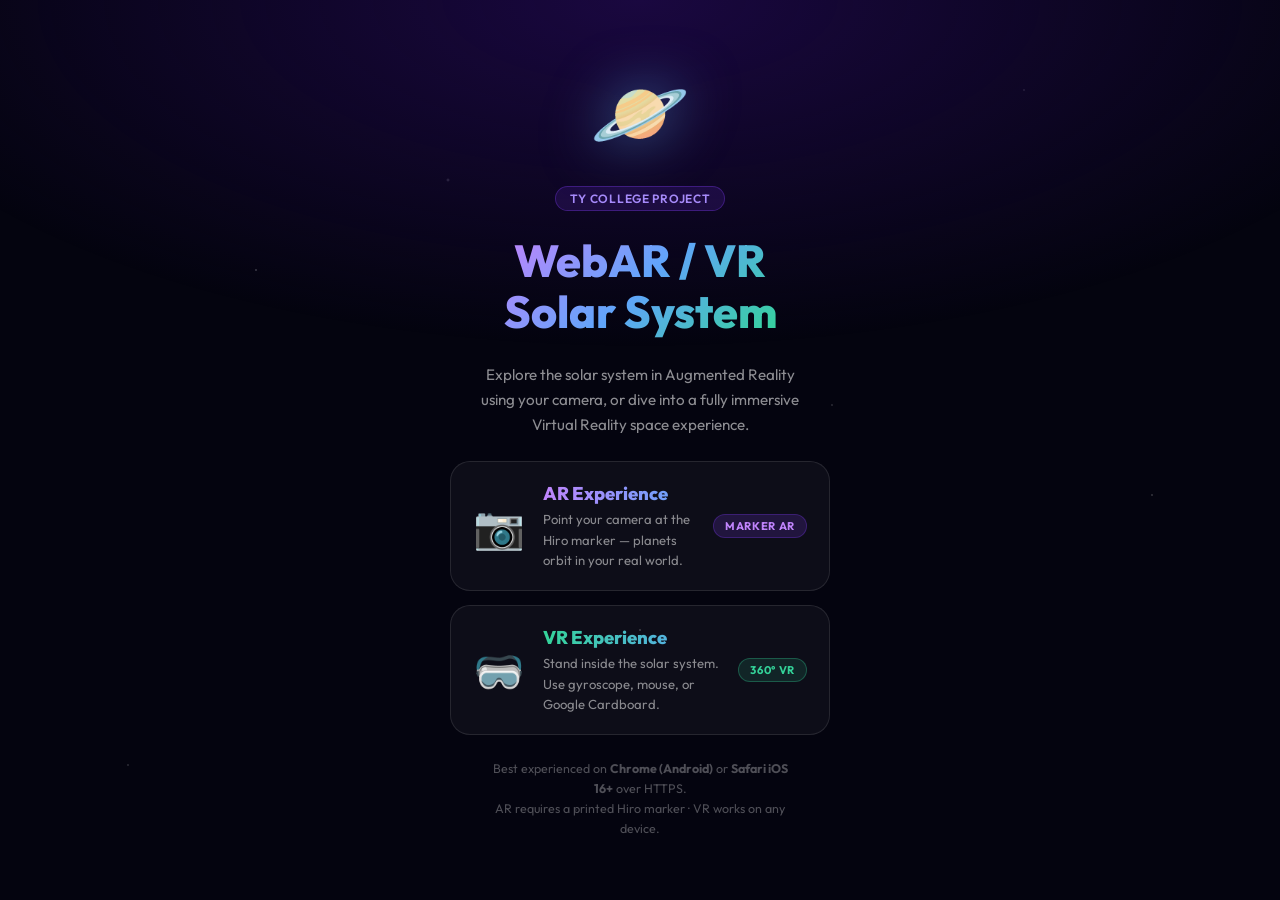
<file: index.html>
<!DOCTYPE html>
<html lang="en">
<head>
  <meta charset="UTF-8">
  <meta name="viewport" content="width=device-width, initial-scale=1.0, user-scalable=no">
  <meta name="description" content="WebAR/VR Solar System — TY College Project. Explore AR marker tracking and immersive VR in your browser.">
  <title>WebAR/VR Solar System | TY Project</title>
  <link rel="preconnect" href="https://fonts.googleapis.com">
  <link href="https://fonts.googleapis.com/css2?family=Outfit:wght@300;400;600;700;800&display=swap" rel="stylesheet">
  <style>
    *, *::before, *::after { box-sizing: border-box; margin: 0; padding: 0; }
    :root {
      --bg: #04040f;
      --surface: rgba(255,255,255,0.04);
      --border: rgba(255,255,255,0.10);
      --accent1: #7c3aed; --accent2: #2563eb; --accent3: #34d399;
      --font: 'Outfit', sans-serif;
    }
    html, body { font-family: var(--font); background: var(--bg); color: #f0f0ff; height: 100%; overflow: hidden; }

    /* ── Background stars (CSS) ── */
    body::before {
      content: ''; position: fixed; inset: 0; z-index: 0;
      background-image:
        radial-gradient(1px 1px at 20% 30%, rgba(255,255,255,0.6) 0%, transparent 100%),
        radial-gradient(1px 1px at 80% 10%, rgba(255,255,255,0.5) 0%, transparent 100%),
        radial-gradient(1px 1px at 50% 70%, rgba(255,255,255,0.55) 0%, transparent 100%),
        radial-gradient(1px 1px at 10% 85%, rgba(255,255,255,0.4) 0%, transparent 100%),
        radial-gradient(1px 1px at 90% 55%, rgba(255,255,255,0.5) 0%, transparent 100%),
        radial-gradient(2px 2px at 35% 20%, rgba(255,255,255,0.3) 0%, transparent 100%),
        radial-gradient(1px 1px at 65% 45%, rgba(255,255,255,0.4) 0%, transparent 100%),
        radial-gradient(1px 1px at 45% 90%, rgba(255,255,255,0.35) 0%, transparent 100%);
    }

    /* ── Layout ── */
    .hub {
      position: relative; z-index: 1;
      min-height: 100dvh; display: flex; flex-direction: column;
      align-items: center; justify-content: center;
      padding: 32px 20px; gap: 24px; text-align: center;
      background: radial-gradient(ellipse 90% 55% at 50% 0%, #1a0840 0%, transparent 70%);
    }

    /* ── Header ── */
    .hub-icon { font-size: 5rem; animation: floatY 3.5s ease-in-out infinite; filter: drop-shadow(0 0 28px rgba(99,179,255,0.5)); }
    @keyframes floatY { 0%,100%{transform:translateY(0) rotate(-3deg);} 50%{transform:translateY(-14px) rotate(3deg);} }

    .hub h1 {
      font-size: clamp(1.8rem, 5.5vw, 2.8rem); font-weight: 800; line-height: 1.15;
      background: linear-gradient(135deg, #c084fc, #60a5fa, #34d399);
      -webkit-background-clip: text; -webkit-text-fill-color: transparent; background-clip: text;
    }
    .hub-subtitle {
      font-size: 0.95rem; color: rgba(255,255,255,0.55); max-width: 340px; line-height: 1.65;
    }
    .hub-badge {
      display: inline-block; padding: 4px 14px; border-radius: 20px;
      background: rgba(124,58,237,0.15); border: 1px solid rgba(124,58,237,0.35);
      font-size: 0.75rem; font-weight: 600; color: #a78bfa; letter-spacing: 0.06em;
      text-transform: uppercase;
    }

    /* ── Mode Cards ── */
    .mode-cards {
      display: flex; flex-direction: column; gap: 14px;
      width: 100%; max-width: 380px;
    }

    .mode-card {
      display: flex; align-items: center; gap: 18px;
      padding: 20px 22px; border-radius: 20px;
      background: var(--surface); border: 1px solid var(--border);
      text-decoration: none; color: #f0f0ff;
      transition: transform 0.25s, box-shadow 0.25s, border-color 0.25s, background 0.25s;
      text-align: left; cursor: pointer;
      position: relative; overflow: hidden;
    }
    .mode-card::before {
      content: ''; position: absolute; inset: 0; opacity: 0;
      transition: opacity 0.3s;
    }
    .mode-card.ar::before { background: linear-gradient(135deg, rgba(124,58,237,0.12), rgba(37,99,235,0.08)); }
    .mode-card.vr::before { background: linear-gradient(135deg, rgba(52,211,153,0.10), rgba(37,99,235,0.08)); }
    .mode-card:hover { transform: translateY(-4px); border-color: rgba(255,255,255,0.2); }
    .mode-card:hover::before { opacity: 1; }
    .mode-card.ar:hover { box-shadow: 0 12px 40px rgba(124,58,237,0.3); }
    .mode-card.vr:hover { box-shadow: 0 12px 40px rgba(52,211,153,0.25); }
    .mode-card:active { transform: scale(0.97); }

    .card-emoji { font-size: 2.6rem; flex-shrink: 0; }
    .card-body { flex: 1; }
    .card-title { font-size: 1.15rem; font-weight: 800; margin-bottom: 4px; }
    .mode-card.ar  .card-title { background: linear-gradient(90deg,#c084fc,#60a5fa); -webkit-background-clip:text; -webkit-text-fill-color:transparent; background-clip:text; }
    .mode-card.vr  .card-title { background: linear-gradient(90deg,#34d399,#60a5fa); -webkit-background-clip:text; -webkit-text-fill-color:transparent; background-clip:text; }
    .card-desc { font-size: 0.82rem; color: rgba(255,255,255,0.52); line-height: 1.55; }
    .card-tag {
      flex-shrink: 0; padding: 4px 11px; border-radius: 20px;
      font-size: 0.7rem; font-weight: 700; letter-spacing: 0.06em; text-transform: uppercase;
    }
    .mode-card.ar .card-tag { background: rgba(124,58,237,0.18); color: #c084fc; border: 1px solid rgba(124,58,237,0.3); }
    .mode-card.vr .card-tag { background: rgba(52,211,153,0.12); color: #34d399;  border: 1px solid rgba(52,211,153,0.3); }

    /* ── Footer note ── */
    .hub-note { font-size: 0.78rem; color: rgba(255,255,255,0.3); max-width: 300px; line-height: 1.6; }
  </style>
</head>
<body>
<main class="hub">
  <div class="hub-icon">🪐</div>

  <div class="hub-badge">TY College Project</div>

  <h1>WebAR / VR<br>Solar System</h1>

  <p class="hub-subtitle">
    Explore the solar system in Augmented Reality using your camera,
    or dive into a fully immersive Virtual Reality space experience.
  </p>

  <div class="mode-cards">

    <!-- AR Card -->
    <a href="ar.html" class="mode-card ar" id="ar-card" aria-label="Launch AR Experience">
      <div class="card-emoji">📷</div>
      <div class="card-body">
        <div class="card-title">AR Experience</div>
        <div class="card-desc">Point your camera at the Hiro marker — planets orbit in your real world.</div>
      </div>
      <div class="card-tag">Marker AR</div>
    </a>

    <!-- VR Card -->
    <a href="vr.html" class="mode-card vr" id="vr-card" aria-label="Launch VR Experience">
      <div class="card-emoji">🥽</div>
      <div class="card-body">
        <div class="card-title">VR Experience</div>
        <div class="card-desc">Stand inside the solar system. Use gyroscope, mouse, or Google Cardboard.</div>
      </div>
      <div class="card-tag">360° VR</div>
    </a>

  </div>

  <p class="hub-note">
    Best experienced on <strong>Chrome (Android)</strong> or <strong>Safari iOS 16+</strong> over HTTPS.<br>
    AR requires a printed Hiro marker · VR works on any device.
  </p>
</main>
</body>
</html>
</file>
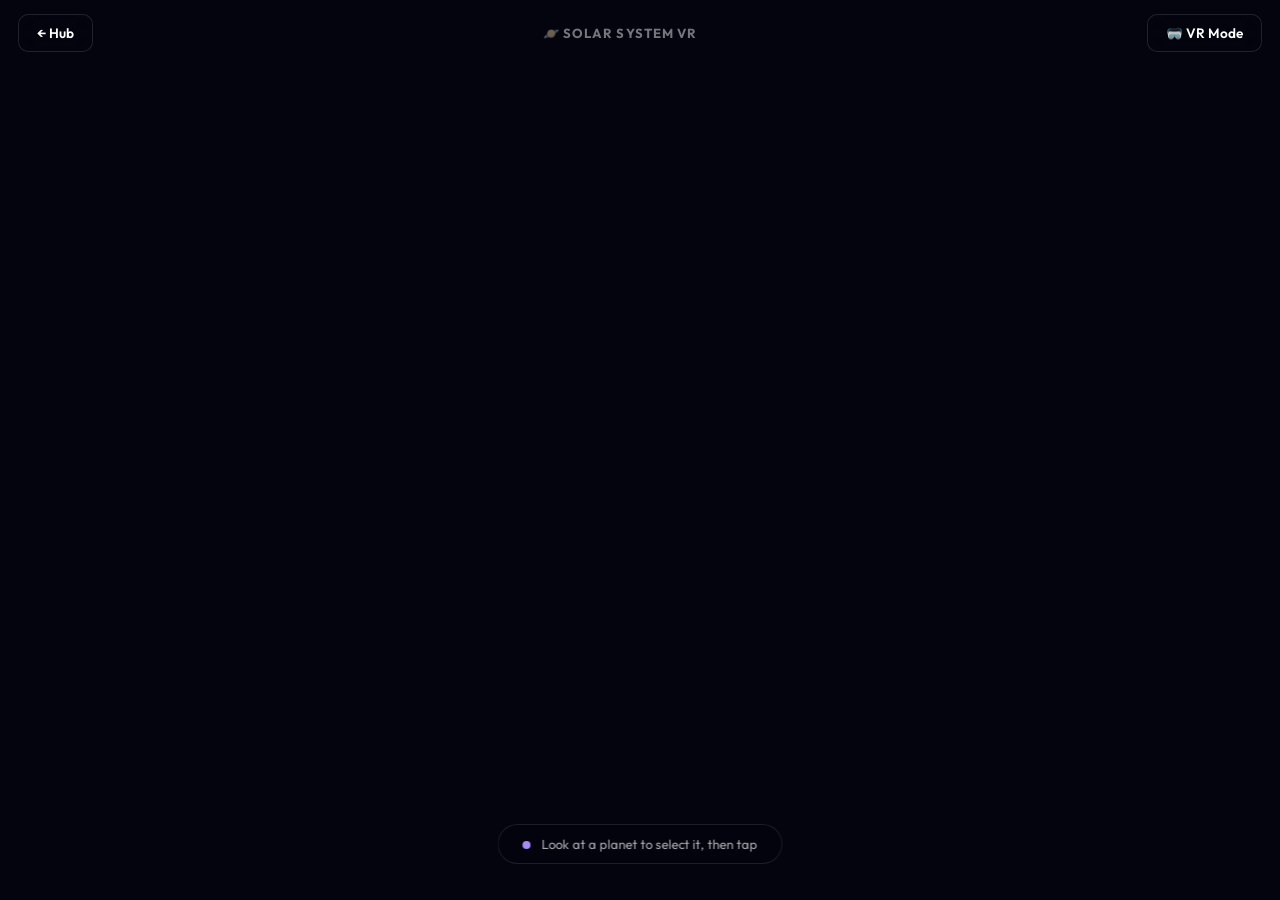
<file: vr.html>
<!DOCTYPE html>
<html lang="en">
<head>
  <meta charset="UTF-8">
  <meta name="viewport" content="width=device-width, initial-scale=1.0, user-scalable=no">
  <meta name="description" content="WebVR Solar System — immersive 360° space experience with A-Frame.">
  <title>WebVR Solar System | TY Project</title>
  <link rel="preconnect" href="https://fonts.googleapis.com">
  <link href="https://fonts.googleapis.com/css2?family=Outfit:wght@300;400;600;700;800&display=swap" rel="stylesheet">
  <script src="https://aframe.io/releases/1.4.2/aframe.min.js"></script>
  <style>
    *, *::before, *::after { box-sizing: border-box; margin: 0; padding: 0; }
    body { font-family: 'Outfit', sans-serif; background: #04040f; overflow: hidden; }

    #vr-hud {
      position: fixed; top: 0; left: 0; right: 0; z-index: 500;
      padding: 14px 18px; display: flex; align-items: center;
      justify-content: space-between; pointer-events: none;
    }
    .vr-btn {
      pointer-events: all;
      padding: 9px 18px; border-radius: 10px;
      border: 1px solid rgba(255,255,255,0.12);
      background: rgba(4,4,15,0.75); backdrop-filter: blur(14px);
      color: #fff; font-family: 'Outfit', sans-serif;
      font-size: 0.85rem; font-weight: 600; cursor: pointer;
      transition: background 0.2s, transform 0.2s;
    }
    .vr-btn:hover { background: rgba(124,58,237,0.5); transform: translateY(-2px); }
    #vr-title {
      font-size: 0.82rem; font-weight: 700; letter-spacing: 0.08em;
      text-transform: uppercase; color: rgba(255,255,255,0.45);
    }

    /* Info panel (DOM overlay for VR) */
    #vr-info {
      position: fixed; bottom: 0; left: 0; right: 0; z-index: 600;
      transform: translateY(100%);
      transition: transform 0.45s cubic-bezier(0.34,1.56,0.64,1);
      border-radius: 24px 24px 0 0;
      background: linear-gradient(180deg, rgba(20,8,50,0.97) 0%, rgba(4,4,15,0.99) 100%);
      border-top: 1px solid rgba(124,58,237,0.4);
      backdrop-filter: blur(24px);
      max-height: 75vh; overflow-y: auto;
      padding-bottom: env(safe-area-inset-bottom, 16px);
    }
    #vr-info.open { transform: translateY(0); }
    .v-handle { width: 44px; height: 5px; border-radius: 3px; background: rgba(255,255,255,0.18); margin: 14px auto 0; }
    .v-header { display: flex; align-items: center; justify-content: space-between; padding: 16px 22px 8px; }
    .v-icon { font-size: 2.8rem; filter: drop-shadow(0 0 14px rgba(180,130,255,0.6)); }
    .v-title-group { flex: 1; padding: 0 14px; }
    .v-planet-name {
      font-size: 1.5rem; font-weight: 800;
      background: linear-gradient(90deg, #c084fc, #60a5fa);
      -webkit-background-clip: text; -webkit-text-fill-color: transparent; background-clip: text;
    }
    .v-planet-type { font-size: 0.78rem; font-weight: 600; text-transform: uppercase; letter-spacing: 0.09em; color: rgba(255,255,255,0.5); margin-top: 2px; }
    .v-close {
      width: 34px; height: 34px; border-radius: 50%;
      background: rgba(255,255,255,0.08); border: 1px solid rgba(255,255,255,0.12);
      color: #fff; font-size: 1rem; cursor: pointer;
      display: flex; align-items: center; justify-content: center;
    }
    .v-stats { display: grid; grid-template-columns: 1fr 1fr; gap: 10px; padding: 10px 22px; }
    .v-stat { background: rgba(255,255,255,0.04); border: 1px solid rgba(255,255,255,0.10); border-radius: 14px; padding: 13px 15px; }
    .v-stat-label { font-size: 0.7rem; font-weight: 600; text-transform: uppercase; letter-spacing: 0.08em; color: rgba(255,255,255,0.5); margin-bottom: 4px; }
    .v-stat-value { font-size: 1rem; font-weight: 700; color: #f0f0ff; }
    .v-fact { margin: 4px 22px 20px; padding: 15px 18px; background: linear-gradient(135deg, rgba(124,58,237,0.12), rgba(37,99,235,0.12)); border: 1px solid rgba(124,58,237,0.28); border-radius: 14px; }
    .v-fact-label { font-size: 0.7rem; font-weight: 700; text-transform: uppercase; letter-spacing: 0.08em; color: #a78bfa; margin-bottom: 7px; }
    .v-fact-text { font-size: 0.88rem; color: rgba(255,255,255,0.78); line-height: 1.65; }

    /* Gaze tip */
    #gaze-tip {
      position: fixed; bottom: 36px; left: 50%; transform: translateX(-50%);
      padding: 11px 24px; background: rgba(4,4,15,0.82); border: 1px solid rgba(255,255,255,0.1);
      border-radius: 40px; backdrop-filter: blur(14px);
      font-size: 0.82rem; color: rgba(255,255,255,0.65); white-space: nowrap; z-index: 500;
    }
    .g-dot { display: inline-block; width: 8px; height: 8px; border-radius: 50%; background: #a78bfa; margin-right: 8px; animation: gblink 1.4s ease infinite; }
    @keyframes gblink { 0%,100%{opacity:1} 50%{opacity:0.2} }
  </style>
</head>
<body>

<!-- HUD -->
<div id="vr-hud">
  <button class="vr-btn" onclick="location.href='index.html'">← Hub</button>
  <span id="vr-title">🪐 Solar System VR</span>
  <button class="vr-btn" id="vr-mode-btn" onclick="toggleVR()">🥽 VR Mode</button>
</div>

<!-- Gaze tip -->
<div id="gaze-tip"><span class="g-dot"></span> Look at a planet to select it, then tap</div>

<!-- Planet Info Panel -->
<div id="vr-info" role="dialog" aria-modal="true">
  <div class="v-handle"></div>
  <div class="v-header">
    <div id="vi-icon" class="v-icon">🪐</div>
    <div class="v-title-group">
      <div id="vi-name" class="v-planet-name">Planet</div>
      <div id="vi-type" class="v-planet-type">Type</div>
    </div>
    <button class="v-close" onclick="closePanel()">✕</button>
  </div>
  <div id="vi-stats" class="v-stats"></div>
  <div class="v-fact">
    <div class="v-fact-label">⚡ Did You Know?</div>
    <p id="vi-fact" class="v-fact-text"></p>
  </div>
</div>

<!-- ═══════════════════════════════════════════════════
     A-FRAME VR SCENE
     ═══════════════════════════════════════════════════ -->
<a-scene
  id="vr-scene"
  background="color: #04040f"
  renderer="colorManagement: true; antialias: true;"
  vr-mode-ui="enabled: true"
>

  <!-- STARS (particle field) -->
  <a-entity id="stars"></a-entity>

  <!-- SKYBOX gradient -->
  <a-sky color="#04040f"></a-sky>

  <!-- LIGHTING -->
  <a-light type="ambient" color="#111133" intensity="0.7"></a-light>
  <a-light type="point"   position="0 0 0" color="#FFF9E0" intensity="5" distance="60" decay="1.8"></a-light>

  <!-- ── SUN ── -->
  <a-sphere id="vr-sun" class="vr-planet" data-planet="sun"
    position="0 1.6 0" radius="1.6"
    material="color:#FFD700; emissive:#FF8C00; emissiveIntensity:1.4; shader:flat"
    animation="property:rotation; to:0 360 0; loop:true; dur:20000; easing:linear">
  </a-sphere>
  <!-- Sun glow -->
  <a-sphere position="0 1.6 0" radius="1.9"
    material="color:#FFA500; opacity:0.12; transparent:true; shader:flat; blending:additive; depthWrite:false"
    animation="property:scale; from:1 1 1; to:1.06 1.06 1.06; dir:alternate; loop:true; dur:1800; easing:easeInOutSine">
  </a-sphere>

  <!-- ── MERCURY  r=4 ── -->
  <a-entity class="vr-orbit" animation="property:rotation; to:0 360 0; loop:true; dur:5000; easing:linear">
    <a-sphere class="vr-planet" data-planet="mercury"
      position="4 1.6 0" radius="0.22"
      material="color:#AAAAAA; emissive:#555; emissiveIntensity:0.3">
    </a-sphere>
  </a-entity>

  <!-- ── VENUS  r=6.5 ── -->
  <a-entity class="vr-orbit" animation="property:rotation; to:0 360 0; loop:true; dur:9000; easing:linear">
    <a-sphere class="vr-planet" data-planet="venus"
      position="6.5 1.6 0" radius="0.38"
      material="color:#E8D5A3; emissive:#C4A352; emissiveIntensity:0.3">
    </a-sphere>
  </a-entity>

  <!-- ── EARTH + MOON  r=9 ── -->
  <a-entity class="vr-orbit" animation="property:rotation; to:0 360 0; loop:true; dur:14000; easing:linear">
    <a-entity position="9 1.6 0">
      <a-sphere class="vr-planet" data-planet="earth"
        radius="0.42"
        material="color:#3A8F5F; emissive:#1E5FA0; emissiveIntensity:0.4"
        animation="property:rotation; to:0 360 0; loop:true; dur:3000; easing:linear">
      </a-sphere>
      <!-- Moon -->
      <a-entity animation="property:rotation; to:0 360 0; loop:true; dur:3500; easing:linear">
        <a-sphere position="0.8 0 0" radius="0.11"
          material="color:#CCCCCC; emissive:#888; emissiveIntensity:0.2">
        </a-sphere>
      </a-entity>
    </a-entity>
  </a-entity>

  <!-- ── MARS  r=12 ── -->
  <a-entity class="vr-orbit" animation="property:rotation; to:0 360 0; loop:true; dur:21000; easing:linear">
    <a-sphere class="vr-planet" data-planet="mars"
      position="12 1.6 0" radius="0.32"
      material="color:#CC3300; emissive:#AA1100; emissiveIntensity:0.38">
    </a-sphere>
  </a-entity>

  <!-- ── JUPITER  r=17 ── -->
  <a-entity class="vr-orbit" animation="property:rotation; to:0 360 0; loop:true; dur:38000; easing:linear">
    <a-sphere class="vr-planet" data-planet="jupiter"
      position="17 1.6 0" radius="0.95"
      material="color:#C88B3A; emissive:#885522; emissiveIntensity:0.2"
      animation="property:rotation; to:0 360 0; loop:true; dur:1800; easing:linear">
    </a-sphere>
  </a-entity>

  <!-- ── SATURN + RINGS  r=23 ── -->
  <a-entity class="vr-orbit" animation="property:rotation; to:0 360 0; loop:true; dur:55000; easing:linear">
    <a-entity class="vr-planet" data-planet="saturn" position="23 1.6 0">
      <a-sphere radius="0.78"
        material="color:#EADDCA; emissive:#A07840; emissiveIntensity:0.22"
        animation="property:rotation; to:0 360 0; loop:true; dur:2000; easing:linear">
      </a-sphere>
      <a-ring radius-inner="1.05" radius-outer="1.9" color="#B8966E" rotation="-70 0 0"
        material="opacity:0.72; transparent:true; side:double; shader:flat">
      </a-ring>
      <a-ring radius-inner="1.91" radius-outer="2.2" color="#9B8060" rotation="-70 0 0"
        material="opacity:0.35; transparent:true; side:double; shader:flat">
      </a-ring>
    </a-entity>
  </a-entity>

  <!-- ── URANUS  r=29 ── -->
  <a-entity class="vr-orbit" animation="property:rotation; to:0 360 0; loop:true; dur:72000; easing:linear">
    <a-sphere class="vr-planet" data-planet="uranus"
      position="29 1.6 0" radius="0.62"
      material="color:#7FDBFF; emissive:#1a8fa8; emissiveIntensity:0.3">
    </a-sphere>
  </a-entity>

  <!-- ── NEPTUNE  r=35 ── -->
  <a-entity class="vr-orbit" animation="property:rotation; to:0 360 0; loop:true; dur:90000; easing:linear">
    <a-sphere class="vr-planet" data-planet="neptune"
      position="35 1.6 0" radius="0.58"
      material="color:#4169E1; emissive:#1540a0; emissiveIntensity:0.35">
    </a-sphere>
  </a-entity>

  <!-- ── CAMERA with gaze cursor ── -->
  <a-entity id="rig" position="0 0 18">
    <a-entity id="vr-camera" camera look-controls wasd-controls="enabled:true">
      <!-- Gaze cursor (fuse for Cardboard) -->
      <a-entity
        cursor="fuse: true; fuseTimeout: 1500"
        position="0 0 -1"
        geometry="primitive: ring; radiusInner: 0.012; radiusOuter: 0.018"
        material="color: white; shader: flat; opacity: 0.85"
        raycaster="far: 80; objects: .vr-planet"
        animation__click="property: scale; startEvents: click; from: 0.1 0.1 0.1; to: 1 1 1; dur: 150"
        animation__fuse="property: scale; startEvents: fusing; from: 1 1 1; to: 0.5 0.5 0.5; dur: 1500"
        animation__unfuse="property: scale; startEvents: mouseleave; to: 1 1 1; dur: 200">
      </a-entity>
    </a-entity>
  </a-entity>

</a-scene>

<script>
// ── Planet Data ──────────────────────────────────────────
const VR_PLANETS = {
  sun:     { name:'The Sun',  icon:'☀️', type:'G-Type Star',         stats:[{l:'Diameter',v:'1,392,700 km'},{l:'Surface Temp',v:'5,500 °C'},{l:'Age',v:'4.6 Billion yrs'},{l:'Mass',v:'1.989×10³⁰ kg'}], fact:'The Sun accounts for 99.86% of all Solar System mass. Its core fuses 620 million tonnes of hydrogen every second.' },
  mercury: { name:'Mercury', icon:'🪨', type:'Terrestrial Planet',   stats:[{l:'Diameter',v:'4,879 km'},{l:'Day Length',v:'58.6 Earth days'},{l:'Year Length',v:'88 Earth days'},{l:'Avg Temp',v:'-80 to 430°C'}], fact:'Mercury has no atmosphere — temperatures swing 510°C between day and night.' },
  venus:   { name:'Venus',   icon:'🌕', type:'Terrestrial Planet',   stats:[{l:'Diameter',v:'12,104 km'},{l:'Day Length',v:'243 Earth days'},{l:'Year Length',v:'225 Earth days'},{l:'Avg Temp',v:'465°C'}], fact:'Venus rotates backwards and its day is longer than its year. Hottest planet despite not being closest.' },
  earth:   { name:'Earth',   icon:'🌍', type:'Terrestrial Planet',   stats:[{l:'Diameter',v:'12,742 km'},{l:'Day Length',v:'24 hours'},{l:'Year Length',v:'365.25 days'},{l:'Avg Temp',v:'15°C'}], fact:'Earth is the densest planet and only one known to support life. 71% of its surface is liquid water.' },
  mars:    { name:'Mars',    icon:'🔴', type:'Terrestrial Planet',   stats:[{l:'Diameter',v:'6,779 km'},{l:'Day Length',v:'24.6 hours'},{l:'Year Length',v:'687 Earth days'},{l:'Avg Temp',v:'-63°C'}], fact:'Mars has the tallest volcano in the Solar System — Olympus Mons at 22 km high.' },
  jupiter: { name:'Jupiter', icon:'🪐', type:'Gas Giant',            stats:[{l:'Diameter',v:'139,820 km'},{l:'Day Length',v:'9.9 hours'},{l:'Year Length',v:'11.9 Earth yrs'},{l:'Moons',v:'95+'}], fact:'Jupiter\'s Great Red Spot is a storm raging for over 350 years — big enough to swallow 3 Earths.' },
  saturn:  { name:'Saturn',  icon:'🪐', type:'Gas Giant',            stats:[{l:'Diameter',v:'116,460 km'},{l:'Day Length',v:'10.7 hours'},{l:'Year Length',v:'29.5 Earth yrs'},{l:'Ring Span',v:'282,000 km'}], fact:'Saturn is less dense than water — it would float in a giant bathtub! Its rings are 90–95% pure ice.' },
  uranus:  { name:'Uranus',  icon:'🔵', type:'Ice Giant',            stats:[{l:'Diameter',v:'50,724 km'},{l:'Day Length',v:'17.2 hours'},{l:'Year Length',v:'84 Earth yrs'},{l:'Avg Temp',v:'-195°C'}], fact:'Uranus rotates on its side — its axial tilt is 98°. It\'s the coldest planetary atmosphere in the Solar System.' },
  neptune: { name:'Neptune', icon:'💙', type:'Ice Giant',            stats:[{l:'Diameter',v:'49,244 km'},{l:'Day Length',v:'16 hours'},{l:'Year Length',v:'165 Earth yrs'},{l:'Wind Speed',v:'2,100 km/h'}], fact:'Neptune has the fastest winds in the Solar System at over 2,100 km/h — faster than the speed of sound on Earth.' },
};

// ── Star Field ───────────────────────────────────────────
const scene = document.querySelector('a-scene');
scene.addEventListener('loaded', () => {
  const starContainer = document.getElementById('stars');
  for (let i = 0; i < 800; i++) {
    const star = document.createElement('a-sphere');
    const theta = Math.random() * Math.PI * 2;
    const phi   = Math.acos(2 * Math.random() - 1);
    const r     = 80 + Math.random() * 40;
    star.setAttribute('position', {
      x: r * Math.sin(phi) * Math.cos(theta),
      y: r * Math.cos(phi),
      z: r * Math.sin(phi) * Math.sin(theta)
    });
    const size = 0.04 + Math.random() * 0.12;
    star.setAttribute('radius', size);
    const bright = Math.floor(180 + Math.random() * 75);
    star.setAttribute('material', `color: rgb(${bright},${bright},${bright}); shader: flat; opacity: ${0.5 + Math.random() * 0.5}; transparent: true`);
    starContainer.appendChild(star);
  }
});

// ── Planet click handler ─────────────────────────────────
document.querySelectorAll('.vr-planet').forEach(el => {
  el.addEventListener('click', () => {
    const key = el.getAttribute('data-planet');
    if (key && VR_PLANETS[key]) openPanel(key);
  });
  el.addEventListener('mouseenter', () => {
    el.setAttribute('animation__hover', 'property:scale; to:1.2 1.2 1.2; dur:250; easing:easeOutSine');
  });
  el.addEventListener('mouseleave', () => {
    el.setAttribute('animation__hover', 'property:scale; to:1 1 1; dur:250; easing:easeOutSine');
  });
});

// Wait for scene to load before attaching planet events
scene.addEventListener('loaded', () => {
  document.querySelectorAll('.vr-planet').forEach(el => {
    el.addEventListener('click', () => {
      const key = el.getAttribute('data-planet');
      if (key && VR_PLANETS[key]) openPanel(key);
    });
  });
});

function openPanel(key) {
  const p = VR_PLANETS[key];
  document.getElementById('vi-icon').textContent = p.icon;
  document.getElementById('vi-name').textContent = p.name;
  document.getElementById('vi-type').textContent = p.type;
  document.getElementById('vi-stats').innerHTML = p.stats.map(s =>
    `<div class="v-stat"><div class="v-stat-label">${s.l}</div><div class="v-stat-value">${s.v}</div></div>`
  ).join('');
  document.getElementById('vi-fact').textContent = p.fact;
  document.getElementById('vr-info').classList.add('open');
  document.getElementById('gaze-tip').style.display = 'none';
}

function closePanel() {
  document.getElementById('vr-info').classList.remove('open');
  document.getElementById('gaze-tip').style.display = 'block';
}

// Swipe to close panel
let ty0 = 0;
document.getElementById('vr-info').addEventListener('touchstart', e => { ty0 = e.touches[0].clientY; }, { passive: true });
document.getElementById('vr-info').addEventListener('touchend',   e => { if (e.changedTouches[0].clientY - ty0 > 60) closePanel(); }, { passive: true });

// VR mode toggle
function toggleVR() {
  const sc = document.getElementById('vr-scene');
  if (sc.is('vr-mode')) sc.exitVR();
  else sc.enterVR();
}
</script>
</body>
</html>
</file>
